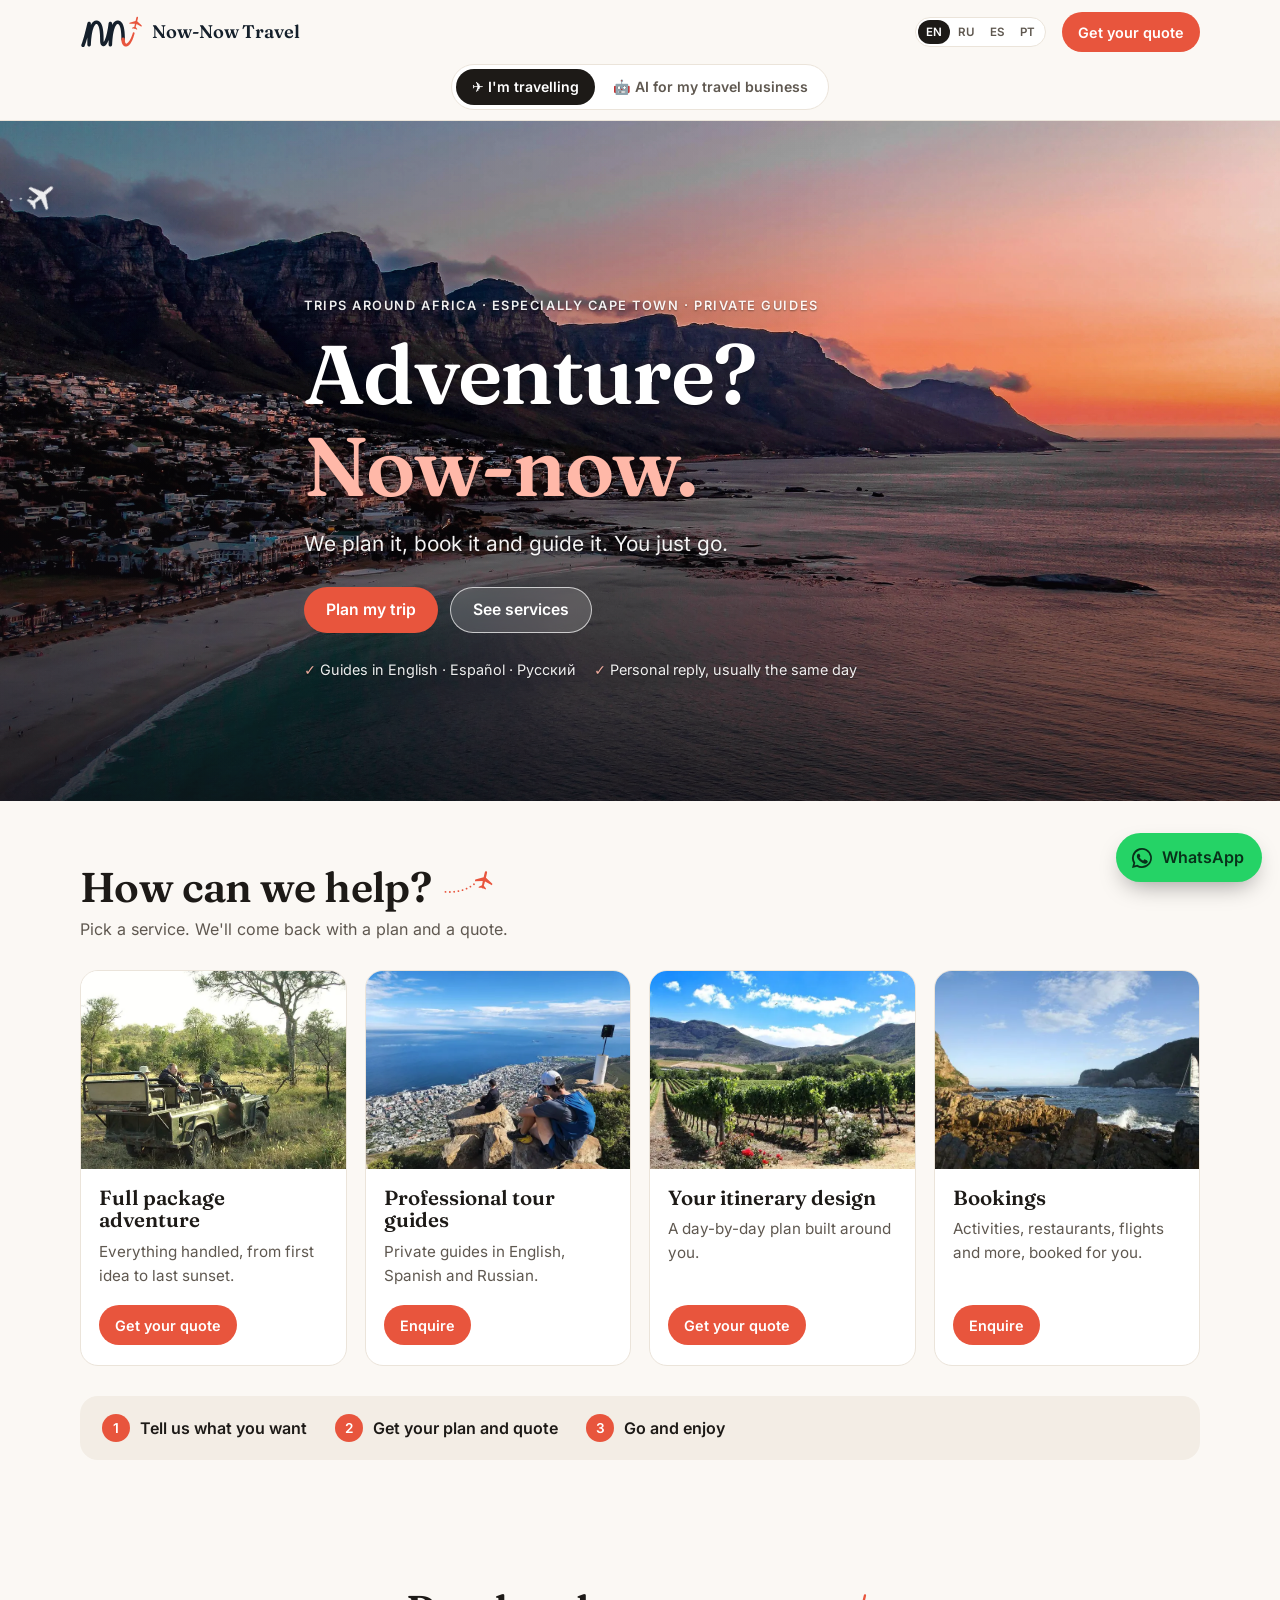
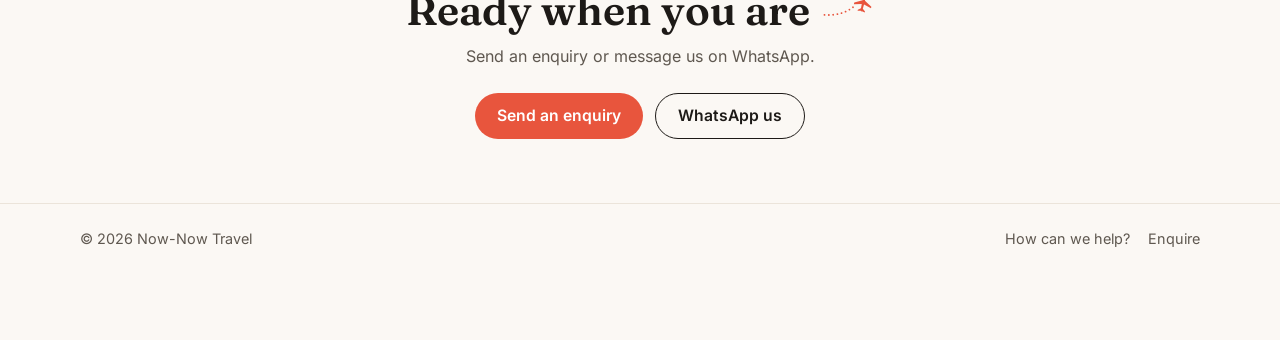
<file: index.html>
<!DOCTYPE html>
<html lang="en">
<head>
<meta charset="utf-8">
<meta name="viewport" content="width=device-width, initial-scale=1">
<title>Now-Now Travel | Adventures around Africa, especially Cape Town</title>
<meta name="description" content="Full-package adventures around Africa, especially Cape Town. Professional guides in English, Spanish and Russian, itinerary design and bookings. Get your quote.">
<link rel="canonical" href="https://nownowtravel.net/">
<meta name="robots" content="index,follow">
<meta name="theme-color" content="#e8553d">
<link rel="icon" href="/favicon-32.png" type="image/png" sizes="32x32">
<link rel="icon" href="/favicon-32.png" type="image/png" sizes="32x32">
<link rel="icon" href="/favicon.svg" type="image/svg+xml">
<link rel="apple-touch-icon" href="/apple-touch-icon.png">
<link rel="apple-touch-icon" href="/apple-touch-icon.png">
<meta property="og:type" content="website">
<meta property="og:site_name" content="Now-Now Travel">
<meta property="og:title" content="Now-Now Travel | Adventure? Now-now.">
<meta property="og:description" content="We plan it, book it and guide it — around Africa, especially Cape Town. You just go.">
<meta property="og:url" content="https://nownowtravel.net/">
<meta property="og:image" content="https://nownowtravel.net/img/og.jpg">
<meta property="og:image:width" content="1200">
<meta property="og:image:height" content="630">
<meta property="og:locale" content="en_GB">
<meta property="og:locale:alternate" content="ru_RU">
<meta property="og:locale:alternate" content="es_ES">
<meta property="og:locale:alternate" content="pt_BR">
<meta name="twitter:card" content="summary_large_image">
<meta name="twitter:title" content="Now-Now Travel | Adventure? Now-now.">
<meta name="twitter:description" content="Adventures around Africa, especially Cape Town. We plan it, book it and guide it. You just go.">
<meta name="twitter:image" content="https://nownowtravel.net/img/og.jpg">
<link rel="preload" href="/fonts/inter-400.woff2" as="font" type="font/woff2" crossorigin>
<link rel="preload" href="/fonts/fraunces-600.woff2" as="font" type="font/woff2" crossorigin>
<link rel="preload" as="image" type="image/webp" href="/img/hero-m.webp?v=20261112c" media="(max-width:800px)">
<link rel="preload" as="image" type="image/webp" href="/img/hero.webp?v=20261112c" media="(min-width:801px)">
<link rel="stylesheet" href="/css/site.css?v=20261112d">
<script type="application/ld+json">
{"@context":"https://schema.org","@type":"Organization","name":"Now-Now Travel","url":"https://nownowtravel.net/","logo":"https://nownowtravel.net/img/logo-512.png","image":"https://nownowtravel.net/img/og.jpg","description":"Tailor-made adventure travel around Africa, especially Cape Town: full-package trips, professional tour guides in English, Spanish and Russian, itinerary design and bookings.","knowsLanguage":["en","es","ru"],"areaServed":"Africa","makesOffer":[{"@type":"Offer","itemOffered":{"@type":"Service","name":"Full package adventure"}},{"@type":"Offer","itemOffered":{"@type":"Service","name":"Professional tour guides in English, Spanish and Russian"}},{"@type":"Offer","itemOffered":{"@type":"Service","name":"Itinerary design"}},{"@type":"Offer","itemOffered":{"@type":"Service","name":"Booking of activities, restaurants, flights and other services"}}]}
</script>
</head>
<body data-page="travel">
<a class="sr-only skip" href="#main" data-t="skip">Skip to content</a>
<header class="nav">
 <div class="wrap nav-in">
  <a class="logo" href="/" aria-label="Now-Now Travel home">
   <svg class="mk" viewBox="1 26 104 56" aria-hidden="true"><path class="mk-ink" d="M14.16 37.76 L13.95 37.95 L13.76 38.16 L13.59 38.39 L13.44 38.63 L13.32 38.89 L13.22 39.16 L13.16 39.43 L12.9 40.47 L12.63 41.56 L12.36 42.7 L12.07 43.91 L11.77 45.16 L11.45 46.47 L11.13 47.82 L10.79 49.21 L10.43 50.65 L10.12 51.91 L9.75 53.36 L9.35 54.91 L8.94 56.49 L8.51 58.09 L8.06 59.72 L7.6 61.38 L7.11 63.06 L6.62 64.75 L6.1 66.46 L5.56 68.19 L5.01 69.92 L4.43 71.66 L3.84 73.41 L3.22 75.16 L3.16 75.43 L3.11 75.72 L3.1 76 L3.11 76.28 L3.16 76.57 L3.22 76.84 L3.32 77.11 L3.44 77.37 L3.59 77.61 L3.76 77.84 L3.95 78.05 L4.16 78.24 L4.39 78.41 L4.63 78.56 L4.89 78.68 L5.16 78.78 L5.43 78.84 L5.72 78.89 L6 78.9 L6.28 78.89 L6.57 78.84 L6.84 78.78 L7.11 78.68 L7.37 78.56 L7.61 78.41 L7.84 78.24 L8.05 78.05 L8.24 77.84 L8.41 77.61 L8.56 77.37 L8.68 77.11 L8.78 76.84 L9.39 75.09 L9.98 73.35 L10.56 71.6 L11.11 69.87 L11.65 68.15 L12.17 66.44 L12.66 64.74 L13.1 63.22 L13.1 63.7 L13.1 65.14 L13.1 66.58 L13.1 68 L13.1 69.42 L13.1 70.83 L13.1 72.23 L13.1 73.62 L13.1 75 L13.11 75.28 L13.16 75.57 L13.22 75.84 L13.32 76.11 L13.44 76.37 L13.59 76.61 L13.76 76.84 L13.95 77.05 L14.16 77.24 L14.39 77.41 L14.63 77.56 L14.89 77.68 L15.16 77.78 L15.43 77.84 L15.72 77.89 L16 77.9 L16.28 77.89 L16.57 77.84 L16.84 77.78 L17.11 77.68 L17.37 77.56 L17.61 77.41 L17.84 77.24 L18.05 77.05 L18.24 76.84 L18.41 76.61 L18.56 76.37 L18.68 76.11 L18.78 75.84 L18.84 75.57 L18.89 75.28 L18.9 75 L19.03 72.2 L19.22 69.3 L19.44 66.52 L19.71 63.86 L20 61.34 L20.31 59.14 L20.67 56.98 L21.07 54.86 L21.5 52.87 L21.9 51.28 L22.38 49.56 L22.88 48.04 L23.35 46.77 L23.89 45.5 L24.39 44.48 L24.9 43.58 L25.43 42.8 L25.91 42.18 L26.37 41.71 L26.8 41.36 L27.15 41.14 L27.48 41 L27.73 40.93 L28.02 40.91 L28.42 40.94 L28.76 41.02 L29.11 41.16 L29.4 41.33 L29.77 41.64 L30.14 42.03 L30.52 42.53 L30.89 43.15 L31.27 43.92 L31.66 44.86 L31.99 45.83 L32.33 47.03 L32.61 48.17 L32.9 49.62 L33.14 51.06 L33.34 52.51 L33.53 54.21 L33.69 56 L33.83 57.87 L33.92 59.64 L34 61.54 L34.06 63.63 L34.09 65.78 L34.1 68 L34.15 69.43 L34.16 69.71 L34.29 70.98 L34.34 71.26 L34.55 72.37 L34.62 72.64 L34.91 73.57 L35.01 73.84 L35.13 74.1 L35.5 74.85 L35.64 75.09 L35.81 75.32 L36.24 75.87 L36.43 76.08 L36.64 76.27 L36.87 76.44 L37.36 76.79 L37.61 76.94 L37.86 77.06 L38.13 77.16 L38.68 77.29 L38.95 77.36 L39.23 77.4 L39.52 77.42 L39.8 77.4 L40.4 77.32 L40.68 77.28 L40.95 77.21 L41.22 77.11 L41.48 76.99 L42.11 76.67 L42.36 76.53 L42.59 76.36 L43.26 75.8 L43.47 75.61 L43.66 75.4 L44.37 74.59 L44.54 74.36 L45.27 73.29 L45.41 73.05 L46.16 71.71 L46.93 70.09 L47.05 69.83 L47.83 67.92 L47.92 67.66 L48.1 67.16 L48.1 68 L48.1 69.42 L48.1 70.83 L48.1 72.23 L48.1 73.62 L48.1 75 L48.11 75.28 L48.16 75.57 L48.22 75.84 L48.32 76.11 L48.44 76.37 L48.59 76.61 L48.76 76.84 L48.95 77.05 L49.16 77.24 L49.39 77.41 L49.63 77.56 L49.89 77.68 L50.16 77.78 L50.43 77.84 L50.72 77.89 L51 77.9 L51.28 77.89 L51.57 77.84 L51.84 77.78 L52.11 77.68 L52.37 77.56 L52.61 77.41 L52.84 77.24 L53.05 77.05 L53.24 76.84 L53.41 76.61 L53.56 76.37 L53.68 76.11 L53.78 75.84 L53.84 75.57 L53.89 75.28 L53.9 75 L54.03 72.2 L54.22 69.3 L54.44 66.52 L54.71 63.86 L55 61.34 L55.31 59.14 L55.67 56.98 L56.07 54.86 L56.5 52.87 L56.9 51.28 L57.38 49.56 L57.88 48.04 L58.35 46.77 L58.89 45.5 L59.39 44.48 L59.9 43.58 L60.43 42.8 L60.91 42.18 L61.37 41.71 L61.8 41.36 L62.15 41.14 L62.48 41 L62.73 40.93 L63.02 40.91 L63.42 40.94 L63.77 41.02 L64.12 41.16 L64.42 41.34 L64.79 41.63 L65.16 42.02 L65.53 42.51 L65.91 43.12 L66.29 43.87 L66.68 44.78 L66.99 45.63 L67.35 46.84 L67.61 47.87 L67.9 49.23 L68.15 50.67 L68.34 51.91 L68.53 53.5 L68.69 55.16 L68.83 56.88 L68.93 58.57 L69 60.2 L69.06 62.09 L69.09 64.02 L69.1 66 L69.11 66.28 L69.16 66.57 L69.22 66.84 L69.32 67.11 L69.44 67.37 L69.59 67.61 L69.76 67.84 L69.95 68.05 L70.16 68.24 L70.39 68.41 L70.63 68.56 L70.89 68.68 L71.16 68.78 L71.43 68.84 L71.72 68.89 L72 68.9 L72.28 68.89 L72.57 68.84 L72.84 68.78 L73.11 68.68 L73.37 68.56 L73.61 68.41 L73.84 68.24 L74.05 68.05 L74.24 67.84 L74.41 67.61 L74.56 67.37 L74.68 67.11 L74.78 66.84 L74.84 66.57 L74.89 66.28 L74.9 66 L74.89 64.02 L74.86 62.09 L74.8 60.2 L74.72 58.37 L74.71 58.09 L74.6 56.31 L74.46 54.59 L74.3 52.94 L74.11 51.35 L73.88 49.83 L73.84 49.54 L73.59 48.1 L73.3 46.73 L73.23 46.45 L72.9 45.16 L72.54 43.95 L72.14 42.83 L72.04 42.56 L71.6 41.53 L71.48 41.27 L71 40.34 L70.86 40.09 L70.33 39.25 L70.17 39.02 L69.6 38.29 L69.41 38.07 L68.8 37.44 L68.59 37.25 L67.94 36.72 L67.71 36.55 L67.46 36.41 L66.76 35.99 L66.51 35.87 L65.76 35.57 L65.49 35.47 L65.21 35.4 L64.41 35.22 L64.13 35.18 L63.28 35.11 L63 35.1 L62.72 35.11 L61.97 35.18 L61.69 35.22 L61.41 35.29 L60.68 35.48 L60.41 35.57 L59.69 35.89 L59.44 36.01 L59.19 36.15 L58.49 36.59 L58.26 36.76 L57.57 37.33 L57.36 37.52 L56.68 38.22 L56.49 38.43 L55.84 39.25 L55.67 39.48 L55.03 40.43 L54.89 40.67 L54.27 41.75 L53.9 42.51 L53.9 41.5 L53.9 40 L53.89 39.72 L53.84 39.43 L53.78 39.16 L53.68 38.89 L53.56 38.63 L53.41 38.39 L53.24 38.16 L53.05 37.95 L52.84 37.76 L52.61 37.59 L52.37 37.44 L52.11 37.32 L51.84 37.22 L51.57 37.16 L51.28 37.11 L51 37.1 L50.72 37.11 L50.43 37.16 L50.16 37.22 L49.89 37.32 L49.63 37.44 L49.39 37.59 L49.16 37.76 L48.95 37.95 L48.76 38.16 L48.59 38.39 L48.44 38.63 L48.32 38.89 L48.22 39.16 L48.16 39.43 L48.11 39.72 L47.5 44.09 L46.83 48.2 L46.12 52.04 L45.38 55.54 L44.67 58.52 L43.93 61.25 L43.15 63.77 L42.46 65.73 L41.69 67.61 L41.05 68.97 L40.39 70.15 L40.11 70.56 L40.05 70.26 L39.94 69.21 L39.9 68 L39.89 65.78 L39.86 63.63 L39.8 61.54 L39.72 59.53 L39.71 59.24 L39.6 57.3 L39.46 55.43 L39.3 53.65 L39.11 51.94 L38.88 50.31 L38.84 50.03 L38.59 48.49 L38.3 47.04 L37.97 45.68 L37.9 45.41 L37.54 44.14 L37.14 42.97 L37.04 42.71 L36.6 41.64 L36.48 41.38 L36 40.41 L35.86 40.17 L35.33 39.3 L35.17 39.07 L34.6 38.32 L34.41 38.11 L33.8 37.46 L33.59 37.27 L32.94 36.73 L32.71 36.56 L32.01 36.14 L31.76 35.99 L31.51 35.87 L30.76 35.57 L30.49 35.47 L30.21 35.4 L29.41 35.22 L29.13 35.18 L28.28 35.11 L28 35.1 L27.72 35.11 L26.97 35.18 L26.69 35.22 L26.41 35.29 L25.68 35.48 L25.41 35.57 L24.69 35.89 L24.44 36.01 L24.19 36.15 L23.49 36.59 L23.26 36.76 L22.57 37.33 L22.36 37.52 L21.68 38.22 L21.49 38.43 L20.84 39.25 L20.67 39.48 L20.03 40.43 L19.89 40.67 L19.27 41.75 L18.9 42.51 L18.9 41.5 L18.9 40 L18.89 39.72 L18.84 39.43 L18.78 39.16 L18.68 38.89 L18.56 38.63 L18.41 38.39 L18.24 38.16 L18.05 37.95 L17.84 37.76 L17.61 37.59 L17.37 37.44 L17.11 37.32 L16.84 37.22 L16.57 37.16 L16.28 37.11 L16 37.1 L15.72 37.11 L15.43 37.16 L15.16 37.22 L14.89 37.32 L14.63 37.44 L14.39 37.59Z" fill="#15202b" fill-rule="evenodd"/><path class="mk-tail" d="M70.39 63.59 L70.16 63.76 L69.95 63.95 L69.76 64.16 L69.59 64.39 L69.44 64.63 L69.32 64.89 L69.22 65.16 L69.16 65.43 L69.11 65.72 L69.1 66 L69.15 67.17 L69.16 67.45 L69.26 68.54 L69.3 68.82 L69.46 69.84 L69.66 70.79 L69.72 71.06 L69.97 71.93 L70.06 72.18 L70.35 72.98 L70.68 73.69 L70.79 73.93 L71.16 74.57 L71.29 74.79 L71.69 75.34 L71.85 75.55 L72.02 75.74 L72.45 76.2 L72.64 76.38 L73.1 76.75 L73.3 76.9 L73.52 77.03 L74 77.32 L74.23 77.43 L74.74 77.63 L74.96 77.71 L75.2 77.77 L75.73 77.88 L75.96 77.92 L76.2 77.93 L76.75 77.95 L76.98 77.94 L77.54 77.88 L77.77 77.84 L77.99 77.79 L78.57 77.63 L78.78 77.55 L79.37 77.3 L79.57 77.21 L80.17 76.86 L80.35 76.75 L80.96 76.31 L81.13 76.19 L81.75 75.65 L81.9 75.51 L82.53 74.88 L82.66 74.73 L83.29 74.01 L83.92 73.18 L84.04 73.02 L84.67 72.09 L85.3 71.06 L85.39 70.89 L86.02 69.76 L86.64 68.51 L86.72 68.35 L87.34 67 L87.94 65.54 L88.54 63.96 L88.6 63.81 L89.18 62.12 L89.75 60.32 L90.31 58.41 L90.85 56.37 L90.88 56.23 L90.9 56.08 L90.91 55.94 L90.9 55.79 L90.88 55.65 L90.85 55.5 L90.8 55.37 L90.74 55.23 L90.66 55.11 L90.57 54.99 L90.47 54.88 L90.37 54.78 L90.25 54.7 L90.12 54.62 L89.99 54.56 L89.85 54.51 L89.71 54.47 L89.56 54.45 L89.42 54.44 L89.27 54.45 L89.13 54.47 L88.98 54.51 L88.85 54.56 L88.71 54.62 L88.59 54.7 L88.47 54.78 L88.36 54.88 L88.26 54.99 L88.18 55.11 L88.1 55.23 L88.04 55.37 L87.99 55.5 L87.36 57.51 L86.74 59.33 L86.1 61.02 L85.43 62.67 L84.77 64.16 L84.12 65.48 L83.43 66.79 L82.79 67.87 L82.11 68.93 L81.48 69.8 L80.82 70.63 L80.25 71.26 L79.65 71.84 L79.1 72.3 L78.59 72.65 L78.15 72.9 L77.75 73.06 L77.43 73.15 L77.19 73.18 L77.01 73.18 L76.85 73.15 L76.74 73.1 L76.61 73.03 L76.45 72.9 L76.27 72.71 L76.08 72.46 L75.87 72.09 L75.66 71.63 L75.48 71.14 L75.3 70.49 L75.14 69.7 L75.04 69.01 L74.94 68 L74.91 67.17 L74.9 66 L74.89 65.72 L74.84 65.43 L74.78 65.16 L74.68 64.89 L74.56 64.63 L74.41 64.39 L74.24 64.16 L74.05 63.95 L73.84 63.76 L73.61 63.59 L73.37 63.44 L73.11 63.32 L72.84 63.22 L72.57 63.16 L72.28 63.11 L72 63.1 L71.72 63.11 L71.43 63.16 L71.16 63.22 L70.89 63.32 L70.63 63.44Z" fill="#e8553d" fill-rule="evenodd"/><path class="mk-plane" d="M95.58 28.92 L96.31 29.25 L96.56 30.23 L96.33 31.69 L95.19 36.49 L102.71 43.45 L102.27 45.29 L94.12 40.98 L92.7 45.83 L95.26 48.92 L94.94 50.24 L91.66 48.6 L90.8 49.04 L90.23 48.26 L86.56 48.25 L86.88 46.93 L90.55 45.32 L91.46 40.35 L82.25 40.54 L82.68 38.7 L92.53 35.86 L93.67 31.06 L94.11 29.65 L94.78 28.89Z" fill="#e8553d" fill-rule="evenodd"/></svg>
   <span class="logo-t">Now-Now Travel</span></a>
  <div class="langs" role="group" aria-label="Language">
   <button type="button" data-lang="en" aria-pressed="true">EN</button><button type="button" data-lang="ru" aria-pressed="false">RU</button><button type="button" data-lang="es" aria-pressed="false">ES</button><button type="button" data-lang="pt" aria-pressed="false">PT</button>
  </div>
  <a class="btn btn-p btn-sm nav-cta" href="#contact" data-open="full-package" data-t="nav_cta">Get your quote</a>
 </div>
 <div class="tabbar">
  <nav class="tabs" aria-label="For travellers and for travel businesses">
   <a class="tab" href="/" aria-current="page" data-t="tab_travel">✈️ I'm travelling</a>
   <a class="tab" href="/ai/" data-t="tab_ai">🤖 AI for my travel business</a>
  </nav>
 </div>
</header>
<main id="main">
<section class="hero hero-travel" id="top" aria-labelledby="h1">
 <picture>
  <source media="(max-width:800px)" type="image/webp" srcset="/img/hero-m.webp?v=20261112c">
  <source media="(max-width:800px)" type="image/jpeg" srcset="/img/hero-m.jpg?v=20261112c">
  <source type="image/webp" srcset="/img/hero-1280.webp?v=20261112c 1280w, /img/hero.webp?v=20261112c 2560w" sizes="100vw">
  <source type="image/jpeg" srcset="/img/hero-1280.jpg?v=20261112c 1280w, /img/hero.jpg?v=20261112c 2560w" sizes="100vw">
  <img src="/img/hero.jpg?v=20261112c" alt="Camps Bay and the Twelve Apostles at sunset, Cape Town" width="2560" height="1440" fetchpriority="high">
 </picture>
 <div class="sky" aria-hidden="true"><svg viewBox="0 0 1600 900" preserveAspectRatio="xMidYMin slice" focusable="false"><defs><path id="sk-pl" d="M95.58 28.92 L96.31 29.25 L96.56 30.23 L96.33 31.69 L95.19 36.49 L102.71 43.45 L102.27 45.29 L94.12 40.98 L92.7 45.83 L95.26 48.92 L94.94 50.24 L91.66 48.6 L90.8 49.04 L90.23 48.26 L86.56 48.25 L86.88 46.93 L90.55 45.32 L91.46 40.35 L82.25 40.54 L82.68 38.7 L92.53 35.86 L93.67 31.06 L94.11 29.65 L94.78 28.89Z" transform="rotate(45) translate(-92.48 -39.56)"/></defs><mask id="sk-m1" maskUnits="userSpaceOnUse" x="-200" y="-100" width="2000" height="1100"><path d="M-80 120C240 30 520 150 820 80S1360 40 1700 110" pathLength="1" fill="none" stroke="#fff" stroke-width="10" stroke-dasharray="1 1" stroke-dashoffset="1"><animate attributeName="stroke-dashoffset" values="1;1;0;0" keyTimes="0;0.02;0.66;1" dur="20s" repeatCount="indefinite"/></path></mask><g opacity=".9"><animate attributeName="opacity" values=".9;.9;.9;0" keyTimes="0;0.02;0.66;1" dur="20s" repeatCount="indefinite"/><path class="sk-trail" d="M-80 120C240 30 520 150 820 80S1360 40 1700 110" mask="url(#sk-m1)"/><use href="#sk-pl" fill="#fff" transform="scale(1.7)"><animateMotion dur="20s" repeatCount="indefinite" rotate="auto" calcMode="linear" keyPoints="0;0;1;1" keyTimes="0;0.02;0.66;1" path="M-80 120C240 30 520 150 820 80S1360 40 1700 110"/></use></g><mask id="sk-m2" maskUnits="userSpaceOnUse" x="-200" y="-100" width="2000" height="1100"><path d="M1700 60C1400 140 1100 40 800 110S300 70-100 135" pathLength="1" fill="none" stroke="#fff" stroke-width="10" stroke-dasharray="1 1" stroke-dashoffset="1"><animate attributeName="stroke-dashoffset" values="1;1;0;0" keyTimes="0;0.3;0.86;1" dur="26s" repeatCount="indefinite"/></path></mask><g opacity=".95"><animate attributeName="opacity" values=".95;.95;.95;0" keyTimes="0;0.3;0.86;1" dur="26s" repeatCount="indefinite"/><path class="sk-trail" d="M1700 60C1400 140 1100 40 800 110S300 70-100 135" mask="url(#sk-m2)"/><use href="#sk-pl" fill="#e8553d" transform="scale(1.2)"><animateMotion dur="26s" repeatCount="indefinite" rotate="auto" calcMode="linear" keyPoints="0;0;1;1" keyTimes="0;0.3;0.86;1" path="M1700 60C1400 140 1100 40 800 110S300 70-100 135"/></use></g></svg></div>
 <div class="wrap">
  <p class="eyebrow" data-t="eyebrow">Trips around Africa · Especially Cape Town · Private guides</p>
  <h1 id="h1" data-t="h1" data-html>Adventure? <em>Now-now.</em></h1>
  <p class="lead" data-t="lead">We plan it, book it and guide it. You just go.</p>
  <div class="actions">
   <a class="btn btn-p" href="#contact" data-open="full-package" data-t="cta_plan">Plan my trip</a>
   <a class="btn btn-g" href="#services" data-t="cta_services">See services</a>
  </div>
  <ul class="chips">
   <li data-t="chip1">Guides in English · Español · Русский</li>
   <li data-t="chip2">Personal reply, usually the same day</li>
  </ul>
 </div>
</section>

<section id="services" aria-labelledby="svc-h">
 <div class="wrap">
  <div class="sec-h reveal"><div><h2 class="fly" id="svc-h" data-t="svc_h">How can we help?</h2><p data-t="svc_p">Pick a service. We'll come back with a plan and a quote.</p></div></div>
  <div class="grid svc">
   <article class="card reveal"><img src="/img/full-package.webp" alt="Guests on an open safari vehicle" width="720" height="529" loading="lazy" decoding="async"><div class="card-b"><h3 data-t="s1t">Full package adventure</h3><p data-t="s1d">Everything handled, from first idea to last sunset.</p><a class="btn btn-p btn-sm" href="#contact" data-open="full-package" data-t="quote">Get your quote</a></div></article>
   <article class="card reveal"><img src="/img/guides.webp" alt="Hikers resting on a mountain summit above the sea" width="720" height="540" loading="lazy" decoding="async"><div class="card-b"><h3 data-t="s2t">Professional tour guides</h3><p data-t="s2d">Private guides in English, Spanish and Russian.</p><a class="btn btn-p btn-sm" href="#contact" data-open="guides" data-t="enquire">Enquire</a></div></article>
   <article class="card reveal"><img src="/img/itinerary.webp" alt="Vineyards in front of mountains" width="720" height="480" loading="lazy" decoding="async"><div class="card-b"><h3 data-t="s3t">Your itinerary design</h3><p data-t="s3d">A day-by-day plan built around you.</p><a class="btn btn-p btn-sm" href="#contact" data-open="itinerary" data-t="quote">Get your quote</a></div></article>
   <article class="card reveal"><img src="/img/bookings.webp" alt="A sailing boat passing coastal cliffs" width="720" height="478" loading="lazy" decoding="async"><div class="card-b"><h3 data-t="s4t">Bookings</h3><p data-t="s4d">Activities, restaurants, flights and more, booked for you.</p><a class="btn btn-p btn-sm" href="#contact" data-open="bookings" data-t="enquire">Enquire</a></div></article>
  </div>
  <ol class="steps reveal" aria-label="How it works">
   <li data-t="st1">Tell us what you want</li><li data-t="st2">Get your plan and quote</li><li data-t="st3">Go and enjoy</li>
  </ol>
 </div>
</section>

<section class="contact reveal" id="contact" aria-labelledby="c-h">
 <div class="wrap">
  <h2 class="fly" id="c-h" data-t="c_h">Ready when you are</h2>
  <p data-t="c_p">Send an enquiry or message us on WhatsApp.</p>
  <div class="actions">
   <a class="btn btn-p" href="#contact" data-open="" data-t="c_form">Send an enquiry</a>
   <a class="btn btn-o wa-link" href="https://wa.me/27710347336?text=Hi%20Now-Now%20Travel!%20I%27d%20like%20to%20plan%20a%20trip." target="_blank" rel="noopener" data-t="c_wa">WhatsApp us</a>
  </div>
 </div>
</section>
</main>

<footer>
 <div class="wrap">
  <span>© 2026 Now-Now Travel</span>
  <nav aria-label="Footer"><a href="#services" data-t="svc_h">How can we help?</a><a href="#contact" data-open="" data-t="enquire">Enquire</a></nav>
 </div>
</footer>

<a class="wa wa-link" href="https://wa.me/27710347336?text=Hi%20Now-Now%20Travel!%20I%27d%20like%20to%20plan%20a%20trip." target="_blank" rel="noopener" aria-label="Chat with us on WhatsApp" data-t-al="wa_al">
 <svg viewBox="0 0 24 24" aria-hidden="true"><path fill="currentColor" d="M12 2a10 10 0 0 0-8.6 15.1L2 22l5-1.3A10 10 0 1 0 12 2zm0 18.2a8.2 8.2 0 0 1-4.2-1.2l-.3-.2-3 .8.8-2.9-.2-.3A8.2 8.2 0 1 1 12 20.2zm4.5-6.1c-.2-.1-1.5-.7-1.7-.8-.2-.1-.4-.1-.6.1l-.8 1c-.1.2-.3.2-.5.1a6.7 6.7 0 0 1-3.3-2.9c-.2-.4.2-.4.7-1.3.1-.2 0-.3 0-.4l-.8-1.8c-.2-.5-.4-.4-.6-.4h-.5a1 1 0 0 0-.7.3 3 3 0 0 0-.9 2.2 5.2 5.2 0 0 0 1.1 2.8 11.9 11.9 0 0 0 4.6 4c1.7.7 2.4.8 3.2.7a2.8 2.8 0 0 0 1.8-1.3 2.3 2.3 0 0 0 .2-1.3c-.1-.1-.2-.2-.5-.3z"/></svg>
 <span>WhatsApp</span>
</a>

<dialog id="enq" aria-labelledby="enq-h">
 <div class="dlg">
  <div class="dlg-h"><h2 id="enq-h" data-t="f_h">Tell us your plans</h2><button class="x" type="button" data-close aria-label="Close" data-t-al="close">×</button></div>
  <form id="enqForm" novalidate>
   <label><span data-t="f_service">I'm interested in</span>
    <select name="service" id="fService" required>
     <option value="full-package" data-t="s1t">Full package adventure</option>
     <option value="guides" data-t="s2t">Professional tour guides</option>
     <option value="itinerary" data-t="s3t">Your itinerary design</option>
     <option value="bookings" data-t="s4t">Bookings</option>
    </select></label>
   <div class="row">
    <label><span data-t="f_name">Name</span><input name="name" autocomplete="name" required></label>
    <label><span data-t="f_email">Email</span><input name="email" type="email" autocomplete="email" required></label>
   </div>
   <label><span data-t="f_phone">WhatsApp or phone (optional)</span><input name="phone" type="tel" autocomplete="tel"></label>
   <label><span data-t="f_msg">Dates, group size, what you'd love</span><textarea name="message" required></textarea></label>
   <label><span data-t="f_lang">Reply in</span>
    <select name="reply_language"><option>English</option><option>Español</option><option>Русский</option><option>Português</option></select></label>
   <input class="hp" type="text" name="_honey" tabindex="-1" autocomplete="off" aria-hidden="true">
   <button class="btn btn-p" type="submit" data-t="f_send">Send enquiry</button>
   <p class="status" id="fStatus" role="status" aria-live="polite"></p>
  </form>
 </div>
</dialog>
<script src="/js/site.js?v=20261112d" defer></script>
</body>
</html>
</file>
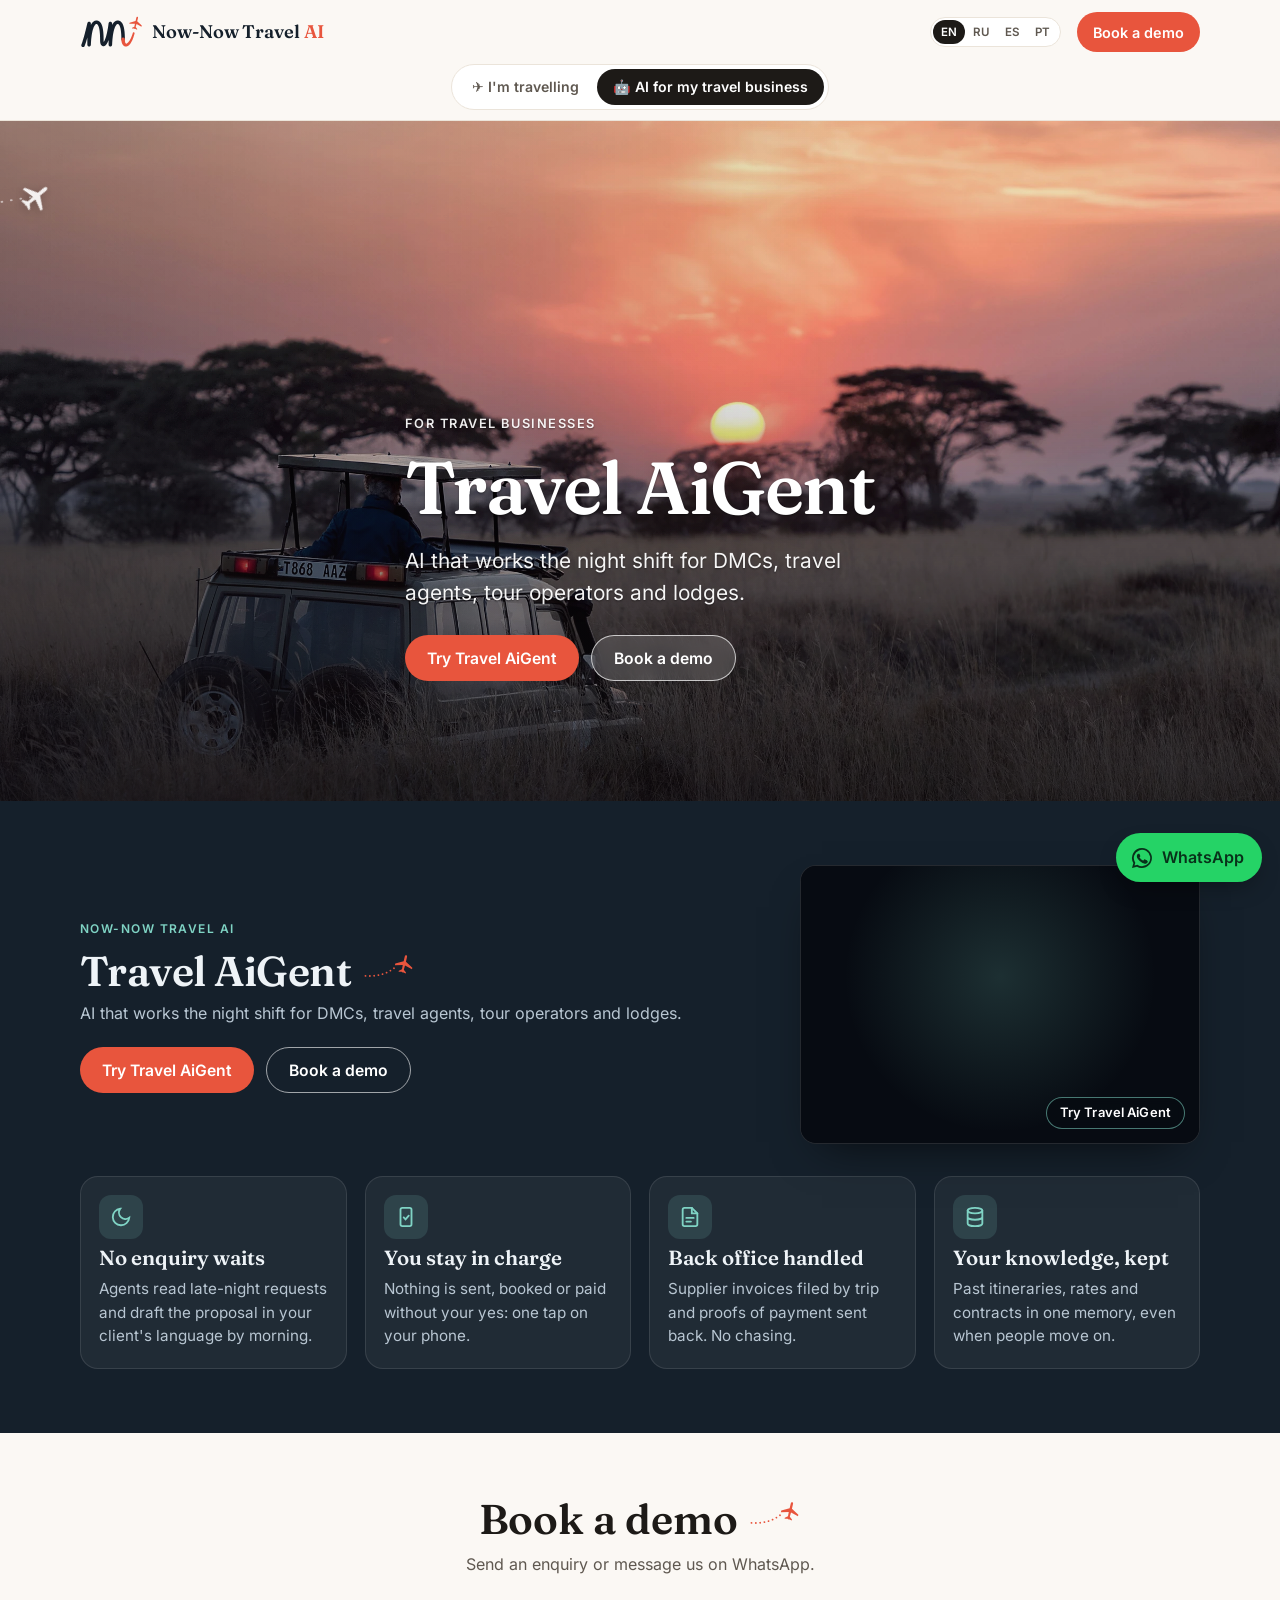
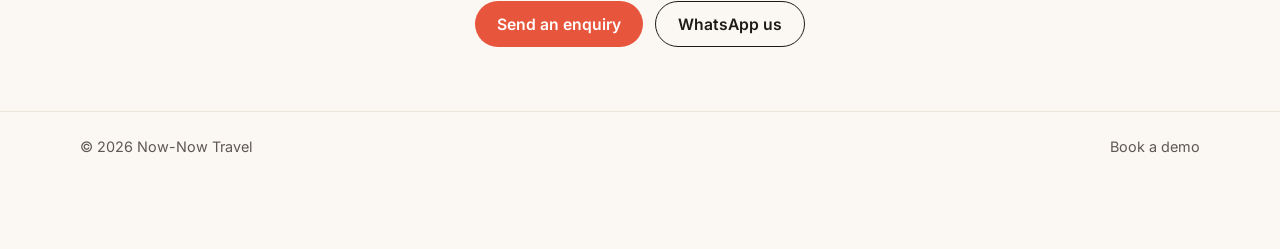
<file: ai/index.html>
<!DOCTYPE html>
<html lang="en">
<head>
<meta charset="utf-8">
<meta name="viewport" content="width=device-width, initial-scale=1">
<title>Now-Now Travel AI | Travel AiGent for DMCs, agents, operators and lodges</title>
<meta name="description" content="Travel AiGent: AI that works the night shift for DMCs, travel agents, tour operators and lodges. Try it, or book a demo.">
<link rel="canonical" href="https://nownowtravel.net/ai/">
<meta name="robots" content="index,follow">
<meta name="theme-color" content="#e8553d">
<link rel="icon" href="/favicon-32.png" type="image/png" sizes="32x32">
<link rel="icon" href="/favicon-32.png" type="image/png" sizes="32x32">
<link rel="icon" href="/favicon.svg" type="image/svg+xml">
<link rel="apple-touch-icon" href="/apple-touch-icon.png">
<link rel="apple-touch-icon" href="/apple-touch-icon.png">
<meta property="og:type" content="website">
<meta property="og:site_name" content="Now-Now Travel">
<meta property="og:title" content="Now-Now Travel AI | Travel AiGent">
<meta property="og:description" content="AI that works the night shift for DMCs, travel agents, tour operators and lodges.">
<meta property="og:url" content="https://nownowtravel.net/ai/">
<meta property="og:image" content="https://nownowtravel.net/img/og-ai.jpg">
<meta property="og:image:width" content="1200">
<meta property="og:image:height" content="630">
<meta property="og:locale" content="en_GB">
<meta property="og:locale:alternate" content="ru_RU">
<meta property="og:locale:alternate" content="es_ES">
<meta property="og:locale:alternate" content="pt_BR">
<meta name="twitter:card" content="summary_large_image">
<meta name="twitter:title" content="Now-Now Travel AI | Travel AiGent">
<meta name="twitter:description" content="AI that works the night shift for DMCs, travel agents, tour operators and lodges.">
<meta name="twitter:image" content="https://nownowtravel.net/img/og-ai.jpg">
<link rel="preload" href="/fonts/inter-400.woff2" as="font" type="font/woff2" crossorigin>
<link rel="preload" href="/fonts/fraunces-600.woff2" as="font" type="font/woff2" crossorigin>
<link rel="preload" as="image" type="image/webp" href="/img/ai-hero-m.webp?v=20261112c" media="(max-width:800px)">
<link rel="preload" as="image" type="image/webp" href="/img/ai-hero.webp?v=20261112c" media="(min-width:801px)">
<link rel="stylesheet" href="/css/site.css?v=20261112d">
<script type="application/ld+json">
{"@context":"https://schema.org","@type":"WebPage","name":"Now-Now Travel AI","url":"https://nownowtravel.net/ai/","description":"Travel AiGent: AI that works the night shift for DMCs, travel agents, tour operators and lodges.","isPartOf":{"@type":"WebSite","name":"Now-Now Travel","url":"https://nownowtravel.net/"},"mainEntity":{"@type":"Service","name":"Travel AiGent","serviceType":"AI quoting assistant for travel businesses","audience":"DMCs, travel agents, tour operators and lodges"}}
</script>
</head>
<body data-page="ai">
<a class="sr-only skip" href="#main" data-t="skip">Skip to content</a>
<header class="nav">
 <div class="wrap nav-in">
  <a class="logo" href="/" aria-label="Now-Now Travel AI home">
   <svg class="mk" viewBox="1 26 104 56" aria-hidden="true"><path class="mk-ink" d="M14.16 37.76 L13.95 37.95 L13.76 38.16 L13.59 38.39 L13.44 38.63 L13.32 38.89 L13.22 39.16 L13.16 39.43 L12.9 40.47 L12.63 41.56 L12.36 42.7 L12.07 43.91 L11.77 45.16 L11.45 46.47 L11.13 47.82 L10.79 49.21 L10.43 50.65 L10.12 51.91 L9.75 53.36 L9.35 54.91 L8.94 56.49 L8.51 58.09 L8.06 59.72 L7.6 61.38 L7.11 63.06 L6.62 64.75 L6.1 66.46 L5.56 68.19 L5.01 69.92 L4.43 71.66 L3.84 73.41 L3.22 75.16 L3.16 75.43 L3.11 75.72 L3.1 76 L3.11 76.28 L3.16 76.57 L3.22 76.84 L3.32 77.11 L3.44 77.37 L3.59 77.61 L3.76 77.84 L3.95 78.05 L4.16 78.24 L4.39 78.41 L4.63 78.56 L4.89 78.68 L5.16 78.78 L5.43 78.84 L5.72 78.89 L6 78.9 L6.28 78.89 L6.57 78.84 L6.84 78.78 L7.11 78.68 L7.37 78.56 L7.61 78.41 L7.84 78.24 L8.05 78.05 L8.24 77.84 L8.41 77.61 L8.56 77.37 L8.68 77.11 L8.78 76.84 L9.39 75.09 L9.98 73.35 L10.56 71.6 L11.11 69.87 L11.65 68.15 L12.17 66.44 L12.66 64.74 L13.1 63.22 L13.1 63.7 L13.1 65.14 L13.1 66.58 L13.1 68 L13.1 69.42 L13.1 70.83 L13.1 72.23 L13.1 73.62 L13.1 75 L13.11 75.28 L13.16 75.57 L13.22 75.84 L13.32 76.11 L13.44 76.37 L13.59 76.61 L13.76 76.84 L13.95 77.05 L14.16 77.24 L14.39 77.41 L14.63 77.56 L14.89 77.68 L15.16 77.78 L15.43 77.84 L15.72 77.89 L16 77.9 L16.28 77.89 L16.57 77.84 L16.84 77.78 L17.11 77.68 L17.37 77.56 L17.61 77.41 L17.84 77.24 L18.05 77.05 L18.24 76.84 L18.41 76.61 L18.56 76.37 L18.68 76.11 L18.78 75.84 L18.84 75.57 L18.89 75.28 L18.9 75 L19.03 72.2 L19.22 69.3 L19.44 66.52 L19.71 63.86 L20 61.34 L20.31 59.14 L20.67 56.98 L21.07 54.86 L21.5 52.87 L21.9 51.28 L22.38 49.56 L22.88 48.04 L23.35 46.77 L23.89 45.5 L24.39 44.48 L24.9 43.58 L25.43 42.8 L25.91 42.18 L26.37 41.71 L26.8 41.36 L27.15 41.14 L27.48 41 L27.73 40.93 L28.02 40.91 L28.42 40.94 L28.76 41.02 L29.11 41.16 L29.4 41.33 L29.77 41.64 L30.14 42.03 L30.52 42.53 L30.89 43.15 L31.27 43.92 L31.66 44.86 L31.99 45.83 L32.33 47.03 L32.61 48.17 L32.9 49.62 L33.14 51.06 L33.34 52.51 L33.53 54.21 L33.69 56 L33.83 57.87 L33.92 59.64 L34 61.54 L34.06 63.63 L34.09 65.78 L34.1 68 L34.15 69.43 L34.16 69.71 L34.29 70.98 L34.34 71.26 L34.55 72.37 L34.62 72.64 L34.91 73.57 L35.01 73.84 L35.13 74.1 L35.5 74.85 L35.64 75.09 L35.81 75.32 L36.24 75.87 L36.43 76.08 L36.64 76.27 L36.87 76.44 L37.36 76.79 L37.61 76.94 L37.86 77.06 L38.13 77.16 L38.68 77.29 L38.95 77.36 L39.23 77.4 L39.52 77.42 L39.8 77.4 L40.4 77.32 L40.68 77.28 L40.95 77.21 L41.22 77.11 L41.48 76.99 L42.11 76.67 L42.36 76.53 L42.59 76.36 L43.26 75.8 L43.47 75.61 L43.66 75.4 L44.37 74.59 L44.54 74.36 L45.27 73.29 L45.41 73.05 L46.16 71.71 L46.93 70.09 L47.05 69.83 L47.83 67.92 L47.92 67.66 L48.1 67.16 L48.1 68 L48.1 69.42 L48.1 70.83 L48.1 72.23 L48.1 73.62 L48.1 75 L48.11 75.28 L48.16 75.57 L48.22 75.84 L48.32 76.11 L48.44 76.37 L48.59 76.61 L48.76 76.84 L48.95 77.05 L49.16 77.24 L49.39 77.41 L49.63 77.56 L49.89 77.68 L50.16 77.78 L50.43 77.84 L50.72 77.89 L51 77.9 L51.28 77.89 L51.57 77.84 L51.84 77.78 L52.11 77.68 L52.37 77.56 L52.61 77.41 L52.84 77.24 L53.05 77.05 L53.24 76.84 L53.41 76.61 L53.56 76.37 L53.68 76.11 L53.78 75.84 L53.84 75.57 L53.89 75.28 L53.9 75 L54.03 72.2 L54.22 69.3 L54.44 66.52 L54.71 63.86 L55 61.34 L55.31 59.14 L55.67 56.98 L56.07 54.86 L56.5 52.87 L56.9 51.28 L57.38 49.56 L57.88 48.04 L58.35 46.77 L58.89 45.5 L59.39 44.48 L59.9 43.58 L60.43 42.8 L60.91 42.18 L61.37 41.71 L61.8 41.36 L62.15 41.14 L62.48 41 L62.73 40.93 L63.02 40.91 L63.42 40.94 L63.77 41.02 L64.12 41.16 L64.42 41.34 L64.79 41.63 L65.16 42.02 L65.53 42.51 L65.91 43.12 L66.29 43.87 L66.68 44.78 L66.99 45.63 L67.35 46.84 L67.61 47.87 L67.9 49.23 L68.15 50.67 L68.34 51.91 L68.53 53.5 L68.69 55.16 L68.83 56.88 L68.93 58.57 L69 60.2 L69.06 62.09 L69.09 64.02 L69.1 66 L69.11 66.28 L69.16 66.57 L69.22 66.84 L69.32 67.11 L69.44 67.37 L69.59 67.61 L69.76 67.84 L69.95 68.05 L70.16 68.24 L70.39 68.41 L70.63 68.56 L70.89 68.68 L71.16 68.78 L71.43 68.84 L71.72 68.89 L72 68.9 L72.28 68.89 L72.57 68.84 L72.84 68.78 L73.11 68.68 L73.37 68.56 L73.61 68.41 L73.84 68.24 L74.05 68.05 L74.24 67.84 L74.41 67.61 L74.56 67.37 L74.68 67.11 L74.78 66.84 L74.84 66.57 L74.89 66.28 L74.9 66 L74.89 64.02 L74.86 62.09 L74.8 60.2 L74.72 58.37 L74.71 58.09 L74.6 56.31 L74.46 54.59 L74.3 52.94 L74.11 51.35 L73.88 49.83 L73.84 49.54 L73.59 48.1 L73.3 46.73 L73.23 46.45 L72.9 45.16 L72.54 43.95 L72.14 42.83 L72.04 42.56 L71.6 41.53 L71.48 41.27 L71 40.34 L70.86 40.09 L70.33 39.25 L70.17 39.02 L69.6 38.29 L69.41 38.07 L68.8 37.44 L68.59 37.25 L67.94 36.72 L67.71 36.55 L67.46 36.41 L66.76 35.99 L66.51 35.87 L65.76 35.57 L65.49 35.47 L65.21 35.4 L64.41 35.22 L64.13 35.18 L63.28 35.11 L63 35.1 L62.72 35.11 L61.97 35.18 L61.69 35.22 L61.41 35.29 L60.68 35.48 L60.41 35.57 L59.69 35.89 L59.44 36.01 L59.19 36.15 L58.49 36.59 L58.26 36.76 L57.57 37.33 L57.36 37.52 L56.68 38.22 L56.49 38.43 L55.84 39.25 L55.67 39.48 L55.03 40.43 L54.89 40.67 L54.27 41.75 L53.9 42.51 L53.9 41.5 L53.9 40 L53.89 39.72 L53.84 39.43 L53.78 39.16 L53.68 38.89 L53.56 38.63 L53.41 38.39 L53.24 38.16 L53.05 37.95 L52.84 37.76 L52.61 37.59 L52.37 37.44 L52.11 37.32 L51.84 37.22 L51.57 37.16 L51.28 37.11 L51 37.1 L50.72 37.11 L50.43 37.16 L50.16 37.22 L49.89 37.32 L49.63 37.44 L49.39 37.59 L49.16 37.76 L48.95 37.95 L48.76 38.16 L48.59 38.39 L48.44 38.63 L48.32 38.89 L48.22 39.16 L48.16 39.43 L48.11 39.72 L47.5 44.09 L46.83 48.2 L46.12 52.04 L45.38 55.54 L44.67 58.52 L43.93 61.25 L43.15 63.77 L42.46 65.73 L41.69 67.61 L41.05 68.97 L40.39 70.15 L40.11 70.56 L40.05 70.26 L39.94 69.21 L39.9 68 L39.89 65.78 L39.86 63.63 L39.8 61.54 L39.72 59.53 L39.71 59.24 L39.6 57.3 L39.46 55.43 L39.3 53.65 L39.11 51.94 L38.88 50.31 L38.84 50.03 L38.59 48.49 L38.3 47.04 L37.97 45.68 L37.9 45.41 L37.54 44.14 L37.14 42.97 L37.04 42.71 L36.6 41.64 L36.48 41.38 L36 40.41 L35.86 40.17 L35.33 39.3 L35.17 39.07 L34.6 38.32 L34.41 38.11 L33.8 37.46 L33.59 37.27 L32.94 36.73 L32.71 36.56 L32.01 36.14 L31.76 35.99 L31.51 35.87 L30.76 35.57 L30.49 35.47 L30.21 35.4 L29.41 35.22 L29.13 35.18 L28.28 35.11 L28 35.1 L27.72 35.11 L26.97 35.18 L26.69 35.22 L26.41 35.29 L25.68 35.48 L25.41 35.57 L24.69 35.89 L24.44 36.01 L24.19 36.15 L23.49 36.59 L23.26 36.76 L22.57 37.33 L22.36 37.52 L21.68 38.22 L21.49 38.43 L20.84 39.25 L20.67 39.48 L20.03 40.43 L19.89 40.67 L19.27 41.75 L18.9 42.51 L18.9 41.5 L18.9 40 L18.89 39.72 L18.84 39.43 L18.78 39.16 L18.68 38.89 L18.56 38.63 L18.41 38.39 L18.24 38.16 L18.05 37.95 L17.84 37.76 L17.61 37.59 L17.37 37.44 L17.11 37.32 L16.84 37.22 L16.57 37.16 L16.28 37.11 L16 37.1 L15.72 37.11 L15.43 37.16 L15.16 37.22 L14.89 37.32 L14.63 37.44 L14.39 37.59Z" fill="#15202b" fill-rule="evenodd"/><path class="mk-tail" d="M70.39 63.59 L70.16 63.76 L69.95 63.95 L69.76 64.16 L69.59 64.39 L69.44 64.63 L69.32 64.89 L69.22 65.16 L69.16 65.43 L69.11 65.72 L69.1 66 L69.15 67.17 L69.16 67.45 L69.26 68.54 L69.3 68.82 L69.46 69.84 L69.66 70.79 L69.72 71.06 L69.97 71.93 L70.06 72.18 L70.35 72.98 L70.68 73.69 L70.79 73.93 L71.16 74.57 L71.29 74.79 L71.69 75.34 L71.85 75.55 L72.02 75.74 L72.45 76.2 L72.64 76.38 L73.1 76.75 L73.3 76.9 L73.52 77.03 L74 77.32 L74.23 77.43 L74.74 77.63 L74.96 77.71 L75.2 77.77 L75.73 77.88 L75.96 77.92 L76.2 77.93 L76.75 77.95 L76.98 77.94 L77.54 77.88 L77.77 77.84 L77.99 77.79 L78.57 77.63 L78.78 77.55 L79.37 77.3 L79.57 77.21 L80.17 76.86 L80.35 76.75 L80.96 76.31 L81.13 76.19 L81.75 75.65 L81.9 75.51 L82.53 74.88 L82.66 74.73 L83.29 74.01 L83.92 73.18 L84.04 73.02 L84.67 72.09 L85.3 71.06 L85.39 70.89 L86.02 69.76 L86.64 68.51 L86.72 68.35 L87.34 67 L87.94 65.54 L88.54 63.96 L88.6 63.81 L89.18 62.12 L89.75 60.32 L90.31 58.41 L90.85 56.37 L90.88 56.23 L90.9 56.08 L90.91 55.94 L90.9 55.79 L90.88 55.65 L90.85 55.5 L90.8 55.37 L90.74 55.23 L90.66 55.11 L90.57 54.99 L90.47 54.88 L90.37 54.78 L90.25 54.7 L90.12 54.62 L89.99 54.56 L89.85 54.51 L89.71 54.47 L89.56 54.45 L89.42 54.44 L89.27 54.45 L89.13 54.47 L88.98 54.51 L88.85 54.56 L88.71 54.62 L88.59 54.7 L88.47 54.78 L88.36 54.88 L88.26 54.99 L88.18 55.11 L88.1 55.23 L88.04 55.37 L87.99 55.5 L87.36 57.51 L86.74 59.33 L86.1 61.02 L85.43 62.67 L84.77 64.16 L84.12 65.48 L83.43 66.79 L82.79 67.87 L82.11 68.93 L81.48 69.8 L80.82 70.63 L80.25 71.26 L79.65 71.84 L79.1 72.3 L78.59 72.65 L78.15 72.9 L77.75 73.06 L77.43 73.15 L77.19 73.18 L77.01 73.18 L76.85 73.15 L76.74 73.1 L76.61 73.03 L76.45 72.9 L76.27 72.71 L76.08 72.46 L75.87 72.09 L75.66 71.63 L75.48 71.14 L75.3 70.49 L75.14 69.7 L75.04 69.01 L74.94 68 L74.91 67.17 L74.9 66 L74.89 65.72 L74.84 65.43 L74.78 65.16 L74.68 64.89 L74.56 64.63 L74.41 64.39 L74.24 64.16 L74.05 63.95 L73.84 63.76 L73.61 63.59 L73.37 63.44 L73.11 63.32 L72.84 63.22 L72.57 63.16 L72.28 63.11 L72 63.1 L71.72 63.11 L71.43 63.16 L71.16 63.22 L70.89 63.32 L70.63 63.44Z" fill="#e8553d" fill-rule="evenodd"/><path class="mk-plane" d="M95.58 28.92 L96.31 29.25 L96.56 30.23 L96.33 31.69 L95.19 36.49 L102.71 43.45 L102.27 45.29 L94.12 40.98 L92.7 45.83 L95.26 48.92 L94.94 50.24 L91.66 48.6 L90.8 49.04 L90.23 48.26 L86.56 48.25 L86.88 46.93 L90.55 45.32 L91.46 40.35 L82.25 40.54 L82.68 38.7 L92.53 35.86 L93.67 31.06 L94.11 29.65 L94.78 28.89Z" fill="#e8553d" fill-rule="evenodd"/></svg>
   <span class="logo-t">Now-Now Travel<b> AI</b></span></a>
  <div class="langs" role="group" aria-label="Language">
   <button type="button" data-lang="en" aria-pressed="true">EN</button><button type="button" data-lang="ru" aria-pressed="false">RU</button><button type="button" data-lang="es" aria-pressed="false">ES</button><button type="button" data-lang="pt" aria-pressed="false">PT</button>
  </div>
  <a class="btn btn-p btn-sm nav-cta" href="#contact" data-open="ai" data-t="ai_cta">Book a demo</a>
 </div>
 <div class="tabbar">
  <nav class="tabs" aria-label="For travellers and for travel businesses">
   <a class="tab" href="/" data-t="tab_travel">✈️ I'm travelling</a>
   <a class="tab" href="/ai/" aria-current="page" data-t="tab_ai">🤖 AI for my travel business</a>
  </nav>
 </div>
</header>
<main id="main">
<section class="hero hero-ai" id="top" aria-labelledby="h1">
 <picture>
  <source media="(max-width:800px)" type="image/webp" srcset="/img/ai-hero-m.webp?v=20261112c">
  <source media="(max-width:800px)" type="image/jpeg" srcset="/img/ai-hero-m.jpg?v=20261112c">
  <source type="image/webp" srcset="/img/ai-hero-1280.webp?v=20261112c 1280w, /img/ai-hero.webp?v=20261112c 2560w" sizes="100vw">
  <source type="image/jpeg" srcset="/img/ai-hero-1280.jpg?v=20261112c 1280w, /img/ai-hero.jpg?v=20261112c 2560w" sizes="100vw">
  <img src="/img/ai-hero.jpg?v=20261112c" alt="A safari game vehicle at sunset on the African savannah" width="2560" height="1440" fetchpriority="high">
 </picture>
 <div class="sky" aria-hidden="true"><svg viewBox="0 0 1600 900" preserveAspectRatio="xMidYMin slice" focusable="false"><defs><path id="sk-pl" d="M95.58 28.92 L96.31 29.25 L96.56 30.23 L96.33 31.69 L95.19 36.49 L102.71 43.45 L102.27 45.29 L94.12 40.98 L92.7 45.83 L95.26 48.92 L94.94 50.24 L91.66 48.6 L90.8 49.04 L90.23 48.26 L86.56 48.25 L86.88 46.93 L90.55 45.32 L91.46 40.35 L82.25 40.54 L82.68 38.7 L92.53 35.86 L93.67 31.06 L94.11 29.65 L94.78 28.89Z" transform="rotate(45) translate(-92.48 -39.56)"/></defs><mask id="sk-m1" maskUnits="userSpaceOnUse" x="-200" y="-100" width="2000" height="1100"><path d="M-80 120C240 30 520 150 820 80S1360 40 1700 110" pathLength="1" fill="none" stroke="#fff" stroke-width="10" stroke-dasharray="1 1" stroke-dashoffset="1"><animate attributeName="stroke-dashoffset" values="1;1;0;0" keyTimes="0;0.02;0.66;1" dur="20s" repeatCount="indefinite"/></path></mask><g opacity=".9"><animate attributeName="opacity" values=".9;.9;.9;0" keyTimes="0;0.02;0.66;1" dur="20s" repeatCount="indefinite"/><path class="sk-trail" d="M-80 120C240 30 520 150 820 80S1360 40 1700 110" mask="url(#sk-m1)"/><use href="#sk-pl" fill="#fff" transform="scale(1.7)"><animateMotion dur="20s" repeatCount="indefinite" rotate="auto" calcMode="linear" keyPoints="0;0;1;1" keyTimes="0;0.02;0.66;1" path="M-80 120C240 30 520 150 820 80S1360 40 1700 110"/></use></g><mask id="sk-m2" maskUnits="userSpaceOnUse" x="-200" y="-100" width="2000" height="1100"><path d="M1700 60C1400 140 1100 40 800 110S300 70-100 135" pathLength="1" fill="none" stroke="#fff" stroke-width="10" stroke-dasharray="1 1" stroke-dashoffset="1"><animate attributeName="stroke-dashoffset" values="1;1;0;0" keyTimes="0;0.3;0.86;1" dur="26s" repeatCount="indefinite"/></path></mask><g opacity=".95"><animate attributeName="opacity" values=".95;.95;.95;0" keyTimes="0;0.3;0.86;1" dur="26s" repeatCount="indefinite"/><path class="sk-trail" d="M1700 60C1400 140 1100 40 800 110S300 70-100 135" mask="url(#sk-m2)"/><use href="#sk-pl" fill="#e8553d" transform="scale(1.2)"><animateMotion dur="26s" repeatCount="indefinite" rotate="auto" calcMode="linear" keyPoints="0;0;1;1" keyTimes="0;0.3;0.86;1" path="M1700 60C1400 140 1100 40 800 110S300 70-100 135"/></use></g></svg></div>
 <div class="wrap">
  <p class="eyebrow" data-t="ai_eyebrow">For travel businesses</p>
  <h1 id="h1" data-t="ai_h">Travel AiGent</h1>
  <p class="lead" data-t="ai_lead">AI that works the night shift for DMCs, travel agents, tour operators and lodges.</p>
  <div class="actions">
   <a class="btn btn-p" href="https://yuliyaladysh.github.io/travel-ai/start.html?v=5c51ce87&lang=en" data-qd target="_blank" rel="noopener" data-t="ai_try">Try Travel AiGent</a>
   <a class="btn btn-g" href="#contact" data-open="ai" data-t="ai_cta">Book a demo</a>
  </div>
 </div>
</section>

<section class="ai" id="benefits" aria-labelledby="ben-h">
 <div class="wrap">
  <div class="ai-top reveal">
   <div>
    <div class="sec-h"><div><span class="tag" data-t="ai_tag">Now-Now Travel AI</span><h2 class="fly" id="ben-h" data-t="ai_h">Travel AiGent</h2><p data-t="ai_p">AI that works the night shift for DMCs, travel agents, tour operators and lodges.</p></div></div>
    <div class="actions">
     <a class="btn btn-p" href="https://yuliyaladysh.github.io/travel-ai/start.html?v=5c51ce87&lang=en" data-qd target="_blank" rel="noopener" data-t="ai_try">Try Travel AiGent</a>
     <a class="btn btn-o" href="#contact" data-open="ai" data-t="ai_cta">Book a demo</a>
    </div>
   </div>
   <div class="qd-preview">
    <div class="qd-live" aria-hidden="true"><iframe src="https://yuliyaladysh.github.io/travel-ai/start.html?v=5c51ce87&lang=en" data-qd-live title="Travel AiGent live preview" loading="lazy" tabindex="-1" scrolling="no"></iframe></div>
    <a class="qd-hit" href="https://yuliyaladysh.github.io/travel-ai/start.html?v=5c51ce87&lang=en" data-qd target="_blank" rel="noopener" data-t-al="ai_try"><span class="qd-pill" data-t="ai_try">Try Travel AiGent</span></a>
   </div>
  </div>
  <div class="grid">
   <div class="card reveal"><div class="card-b"><div class="ico"><svg viewBox="0 0 24 24" fill="none" stroke="currentColor" stroke-width="2" stroke-linecap="round" aria-hidden="true"><path d="M21 12.8A9 9 0 1 1 11.2 3a7 7 0 0 0 9.8 9.8z"/></svg></div><h3 data-t="a1t">No enquiry waits</h3><p data-t="a1d">Agents read late-night requests and draft the proposal in your client's language by morning.</p></div></div>
   <div class="card reveal"><div class="card-b"><div class="ico"><svg viewBox="0 0 24 24" fill="none" stroke="currentColor" stroke-width="2" stroke-linecap="round" aria-hidden="true"><rect x="6" y="2" width="12" height="20" rx="2"/><path d="M9.5 12.5l2 2 3.5-4"/></svg></div><h3 data-t="a2t">You stay in charge</h3><p data-t="a2d">Nothing is sent, booked or paid without your yes: one tap on your phone.</p></div></div>
   <div class="card reveal"><div class="card-b"><div class="ico"><svg viewBox="0 0 24 24" fill="none" stroke="currentColor" stroke-width="2" stroke-linecap="round" aria-hidden="true"><path d="M14 2H6a2 2 0 0 0-2 2v16a2 2 0 0 0 2 2h12a2 2 0 0 0 2-2V8z"/><path d="M14 2v6h6M8 13h8M8 17h5"/></svg></div><h3 data-t="a3t">Back office handled</h3><p data-t="a3d">Supplier invoices filed by trip and proofs of payment sent back. No chasing.</p></div></div>
   <div class="card reveal"><div class="card-b"><div class="ico"><svg viewBox="0 0 24 24" fill="none" stroke="currentColor" stroke-width="2" stroke-linecap="round" aria-hidden="true"><ellipse cx="12" cy="5" rx="8" ry="3"/><path d="M4 5v14c0 1.7 3.6 3 8 3s8-1.3 8-3V5M4 12c0 1.7 3.6 3 8 3s8-1.3 8-3"/></svg></div><h3 data-t="a4t">Your knowledge, kept</h3><p data-t="a4d">Past itineraries, rates and contracts in one memory, even when people move on.</p></div></div>
  </div>
 </div>
</section>

<section class="contact reveal" id="contact" aria-labelledby="c-h">
 <div class="wrap">
  <h2 class="fly" id="c-h" data-t="ai_cta">Book a demo</h2>
  <p data-t="c_p">Send an enquiry or message us on WhatsApp.</p>
  <div class="actions">
   <a class="btn btn-p" href="#contact" data-open="ai" data-t="c_form">Send an enquiry</a>
   <a class="btn btn-o wa-link" href="https://wa.me/27710347336?text=Hi%20Now-Now%20Travel%20AI!%20I%27d%20like%20to%20try%20Travel%20AiGent." target="_blank" rel="noopener" data-t="c_wa">WhatsApp us</a>
  </div>
 </div>
</section>
</main>

<footer>
 <div class="wrap">
  <span>© 2026 Now-Now Travel</span>
  <nav aria-label="Footer"><a href="#contact" data-open="ai" data-t="ai_cta">Book a demo</a></nav>
 </div>
</footer>

<a class="wa wa-link" href="https://wa.me/27710347336?text=Hi%20Now-Now%20Travel%20AI!%20I%27d%20like%20to%20try%20Travel%20AiGent." target="_blank" rel="noopener" aria-label="Chat with us on WhatsApp" data-t-al="wa_al">
 <svg viewBox="0 0 24 24" aria-hidden="true"><path fill="currentColor" d="M12 2a10 10 0 0 0-8.6 15.1L2 22l5-1.3A10 10 0 1 0 12 2zm0 18.2a8.2 8.2 0 0 1-4.2-1.2l-.3-.2-3 .8.8-2.9-.2-.3A8.2 8.2 0 1 1 12 20.2zm4.5-6.1c-.2-.1-1.5-.7-1.7-.8-.2-.1-.4-.1-.6.1l-.8 1c-.1.2-.3.2-.5.1a6.7 6.7 0 0 1-3.3-2.9c-.2-.4.2-.4.7-1.3.1-.2 0-.3 0-.4l-.8-1.8c-.2-.5-.4-.4-.6-.4h-.5a1 1 0 0 0-.7.3 3 3 0 0 0-.9 2.2 5.2 5.2 0 0 0 1.1 2.8 11.9 11.9 0 0 0 4.6 4c1.7.7 2.4.8 3.2.7a2.8 2.8 0 0 0 1.8-1.3 2.3 2.3 0 0 0 .2-1.3c-.1-.1-.2-.2-.5-.3z"/></svg>
 <span>WhatsApp</span>
</a>

<dialog id="qd" class="qd-dlg" aria-labelledby="qd-h">
 <div class="qd-inner">
  <div class="qd-bar"><strong id="qd-h" data-t="ai_h">Travel AiGent</strong><button class="x" type="button" data-qd-close aria-label="Close" data-t-al="close">×</button></div>
  <iframe id="qdFrame" title="Travel AiGent" allow="clipboard-write"></iframe>
 </div>
</dialog>

<dialog id="enq" aria-labelledby="enq-h">
 <div class="dlg">
  <div class="dlg-h"><h2 id="enq-h" data-t="ai_cta">Book a demo</h2><button class="x" type="button" data-close aria-label="Close" data-t-al="close">×</button></div>
  <form id="enqForm" novalidate>
   <label><span data-t="f_service">I'm interested in</span>
    <select name="service" id="fService" required>
     <option value="ai" selected data-t="o_ai">Travel AiGent</option>
    </select></label>
   <div class="row">
    <label><span data-t="f_name">Name</span><input name="name" autocomplete="name" required></label>
    <label><span data-t="f_email">Email</span><input name="email" type="email" autocomplete="email" required></label>
   </div>
   <label><span data-t="f_phone">WhatsApp or phone (optional)</span><input name="phone" type="tel" autocomplete="tel"></label>
   <label><span data-t="f_msg_ai">Tell us about your business and what you'd like to see</span><textarea name="message" required></textarea></label>
   <label><span data-t="f_lang">Reply in</span>
    <select name="reply_language"><option>English</option><option>Español</option><option>Русский</option><option>Português</option></select></label>
   <input class="hp" type="text" name="_honey" tabindex="-1" autocomplete="off" aria-hidden="true">
   <button class="btn btn-p" type="submit" data-t="f_send">Send enquiry</button>
   <p class="status" id="fStatus" role="status" aria-live="polite"></p>
  </form>
 </div>
</dialog>
<script src="/js/site.js?v=20261112d" defer></script>
</body>
</html>
</file>
<file: css/site.css>
@font-face{font-family:"Fraunces";src:url(/fonts/fraunces-600.woff2) format("woff2");font-weight:600;font-display:swap;unicode-range:U+0000-00FF,U+2000-206F}
@font-face{font-family:"Fraunces";src:url(/fonts/lora-cyr-600.woff2) format("woff2");font-weight:600;font-display:swap;unicode-range:U+0400-045F}
@font-face{font-family:"Inter";src:url(/fonts/inter-400.woff2) format("woff2");font-weight:400;font-display:swap;unicode-range:U+0000-00FF,U+2000-206F,U+2190-21FF}
@font-face{font-family:"Inter";src:url(/fonts/inter-600.woff2) format("woff2");font-weight:600;font-display:swap;unicode-range:U+0000-00FF,U+2000-206F,U+2190-21FF}
@font-face{font-family:"Inter";src:url(/fonts/inter-cyr-400.woff2) format("woff2");font-weight:400;font-display:swap;unicode-range:U+0400-045F}
@font-face{font-family:"Inter";src:url(/fonts/inter-cyr-600.woff2) format("woff2");font-weight:600;font-display:swap;unicode-range:U+0400-045F}
:root{--bg:#fbf8f4;--card:#fff;--ink:#1d1a17;--muted:#5f5850;--line:#ebe4da;--coral:#e8553d;--coral-d:#c63f29;--dark:#15202b;--r:18px;--head:"Fraunces",Georgia,serif;--body:"Inter",system-ui,-apple-system,"Segoe UI",Roboto,sans-serif;--nav-h:118px}
*{box-sizing:border-box}
html{scroll-behavior:smooth;scroll-padding-top:var(--nav-h)}
body{margin:0;background:var(--bg);color:var(--ink);font:400 1rem/1.55 var(--body);-webkit-font-smoothing:antialiased}
img{max-width:100%;display:block}
a{color:inherit}
h1,h2,h3{font-family:var(--head);font-weight:600;line-height:1.1;margin:0}
.wrap{max-width:1160px;margin:0 auto;padding:0 20px}
.sr-only{position:absolute;left:-9999px}
.skip:focus{left:12px;top:12px;z-index:99;background:#fff;padding:8px 12px;border-radius:8px}
:focus-visible{outline:3px solid var(--coral);outline-offset:2px}
/* nav */
.nav{position:sticky;top:0;z-index:20;background:rgba(251,248,244,.94);backdrop-filter:saturate(1.4) blur(10px);border-bottom:1px solid var(--line)}
.nav-in{display:flex;align-items:center;gap:16px;height:64px}
.logo{display:flex;align-items:center;gap:9px;text-decoration:none;font:600 1.14rem/1 var(--head);letter-spacing:-.005em;color:var(--dark);margin-right:auto;white-space:nowrap}
.logo .mk{width:auto;height:34px;flex:none;overflow:visible;animation:mk-write .95s cubic-bezier(.65,.05,.35,1) .1s backwards}
.logo-t b{font-weight:600;color:var(--coral)}
.mk-plane{transform-box:fill-box;transform-origin:30% 70%;transition:transform .45s cubic-bezier(.22,1,.36,1);animation:mk-take .9s cubic-bezier(.2,.9,.3,1.25) .9s backwards}
.logo:hover .mk-plane{transform:translate(14%,-18%) rotate(-4deg)}
@keyframes mk-write{from{clip-path:inset(0 100% 0 0)}to{clip-path:inset(0 0 0 0)}}
@keyframes mk-take{from{opacity:0;transform:translate(-55%,70%) scale(.55) rotate(-10deg)}to{opacity:1;transform:none}}
.langs{display:flex;border:1px solid var(--line);border-radius:999px;padding:2px;background:#fff}
.langs button{all:unset;cursor:pointer;font:600 .72rem var(--body);padding:5px 8px;border-radius:999px;color:var(--muted)}
.langs button[aria-pressed=true]{background:var(--ink);color:#fff}
.langs button:focus-visible{outline:2px solid var(--coral)}
/* tabs */
.tabbar{padding:0 20px 10px}
.tabs{display:flex;width:fit-content;max-width:100%;margin:0 auto;padding:4px;gap:2px;background:#fff;border:1px solid var(--line);border-radius:999px}
.tab{display:inline-flex;align-items:center;justify-content:center;min-height:36px;padding:0 16px;border-radius:999px;text-decoration:none;font-weight:600;font-size:.88rem;color:var(--muted);white-space:nowrap;transition:background .2s ease,color .2s ease}
.tab:hover{color:var(--ink)}
.tab[aria-current=page]{background:var(--ink);color:#fff}
.btn{display:inline-flex;align-items:center;justify-content:center;gap:8px;min-height:46px;padding:0 22px;border-radius:999px;border:0;font:600 .98rem var(--body);text-decoration:none;cursor:pointer;transition:background .2s ease,transform .2s ease,box-shadow .2s ease,border-color .2s ease,color .2s ease}
.btn:active{transform:scale(.98)}
.btn-p{background:var(--coral);color:#fff}.btn-p:hover{background:var(--coral-d)}
.btn-g{background:rgba(255,255,255,.16);color:#fff;border:1px solid rgba(255,255,255,.7);backdrop-filter:blur(8px);-webkit-backdrop-filter:blur(8px)}.btn-g:hover{background:rgba(255,255,255,.26)}
.btn-o{background:transparent;color:var(--ink);border:1.5px solid var(--ink)}.btn-o:hover{background:var(--ink);color:#fff}
.btn-sm{min-height:40px;padding:0 16px;font-size:.9rem}
/* hero */
.hero{position:relative;min-height:min(78vh,680px);display:flex;align-items:flex-end;color:#fff;overflow:hidden}
.hero picture{position:absolute;inset:0;width:100%;height:100%;overflow:hidden}
.hero picture img{position:absolute;inset:0;width:100%;height:100%;object-fit:cover;transform:scale(1);transform-origin:50% 50%;animation:hero-zoom 28s ease-out forwards}
.hero-travel picture img{object-position:center 48%}
.hero-ai picture img{object-position:center 45%}
@keyframes hero-zoom{from{transform:scale(1)}to{transform:scale(1.06)}}
.hero::after{content:"";position:absolute;inset:0;background:linear-gradient(180deg,rgba(16,12,18,.08) 0%,rgba(16,12,18,.05) 36%,rgba(16,12,18,.36) 66%,rgba(14,11,16,.70) 100%),linear-gradient(90deg,rgba(14,11,16,.28) 0%,rgba(14,11,16,.10) 40%,transparent 68%)}
.hero .wrap{position:relative;z-index:2;padding-bottom:56px;padding-top:80px}
.eyebrow{font-size:.8rem;font-weight:600;letter-spacing:.12em;text-transform:uppercase;opacity:.92;margin:0 0 14px}
.hero h1{font-size:clamp(2.6rem,7.5vw,5.2rem);letter-spacing:-.02em;max-width:12ch}
.hero-ai h1{max-width:14ch;font-size:clamp(2.4rem,6.5vw,4.6rem)}
.hero h1,.hero p.lead,.hero .eyebrow,.hero .chips{text-shadow:0 1px 2px rgba(0,0,0,.45),0 8px 28px rgba(0,0,0,.35)}
.hero h1 em{font-style:normal;color:#ffb8a8;text-shadow:0 1px 2px rgba(0,0,0,.35),0 6px 22px rgba(80,30,20,.3)}
.hero p.lead{font-size:clamp(1.05rem,2.2vw,1.3rem);max-width:34ch;margin:16px 0 26px;opacity:.95}
.actions{display:flex;flex-wrap:wrap;gap:12px}
.chips{display:flex;flex-wrap:wrap;gap:8px 18px;margin:26px 0 0;padding:0;list-style:none;font-size:.9rem;opacity:.92}
.chips li::before{content:"✓ ";color:#ffb8a8;font-weight:600}
/* hero planes */
.sky{position:absolute;inset:0;z-index:1;pointer-events:none;overflow:hidden}
.sky svg{width:100%;height:100%;display:block}
.sk-trail{fill:none;stroke:#fff;stroke-opacity:.6;stroke-width:2.4;stroke-linecap:round;stroke-dasharray:1 11}
#sk-pl{filter:drop-shadow(0 2px 3px rgba(0,0,0,.25))}
/* heading planes */
.fly::after{content:"";display:inline-block;width:1.25em;height:.62em;margin-left:.28em;vertical-align:.18em;background:url(/img/plane-trail.svg) no-repeat center/contain;opacity:0;transform:translate(-1.4em,.45em) scale(.7)}
.in .fly::after{animation:fly-in 1.2s cubic-bezier(.22,1,.36,1) .35s forwards}
@keyframes fly-in{60%{opacity:1}to{opacity:1;transform:none}}
/* sections */
section{padding:64px 0}
.sec-h{display:flex;flex-wrap:wrap;align-items:end;justify-content:space-between;gap:12px;margin-bottom:28px}
.sec-h h2{font-size:clamp(1.8rem,4vw,2.6rem);letter-spacing:-.015em}
.sec-h p{margin:6px 0 0;color:var(--muted)}
.grid{display:grid;gap:18px;grid-template-columns:repeat(4,1fr)}
.card{background:var(--card);border:1px solid var(--line);border-radius:var(--r);overflow:hidden;display:flex;flex-direction:column;transition:box-shadow .25s ease,transform .25s ease}
.card:hover{box-shadow:0 18px 40px -16px rgba(40,25,10,.42);transform:translateY(-5px)}
.card img{aspect-ratio:4/3;object-fit:cover;width:100%;height:auto;flex:none}
.card-b{padding:18px 18px 20px;display:flex;flex-direction:column;gap:8px;flex:1}
.card h3{font-size:1.28rem}
.card p{margin:0;color:var(--muted);font-size:.95rem;flex:1}
.card .btn{margin-top:10px;align-self:flex-start}
.steps{display:flex;flex-wrap:wrap;gap:10px 28px;margin:30px 0 0;padding:18px 22px;list-style:none;border-radius:var(--r);background:#f3ede5;counter-reset:s;font-weight:600}
.steps li{counter-increment:s;display:flex;align-items:center;gap:10px}
.steps li::before{content:counter(s);display:grid;place-items:center;width:28px;height:28px;border-radius:50%;background:var(--coral);color:#fff;font-size:.85rem}
/* AI / benefits */
.ai{background:var(--dark);color:#eef3f7}
.ai .sec-h p{color:#b8c6d2}
.tag{display:inline-block;font-size:.75rem;font-weight:600;letter-spacing:.12em;text-transform:uppercase;color:#7fd3c4;margin-bottom:10px}
.ai .card{background:rgba(255,255,255,.05);border-color:rgba(255,255,255,.1)}
.ai .card:hover{box-shadow:none;border-color:rgba(127,211,196,.5)}
.ai .card p{color:#b8c6d2}
.ico{width:44px;height:44px;border-radius:12px;display:grid;place-items:center;background:rgba(127,211,196,.14);color:#7fd3c4}
.ico svg{width:22px;height:22px}
.ai .actions{margin-top:22px}
.ai-top{display:grid;grid-template-columns:minmax(0,1fr) minmax(240px,400px);gap:28px 40px;align-items:center;margin-bottom:32px}
.ai-top .sec-h{margin-bottom:0}
.qd-preview{display:block;margin:0;padding:0;border-radius:16px;overflow:hidden;border:1.5px solid rgba(255,255,255,.12);box-shadow:0 20px 44px -22px rgba(0,0,0,.7);background:#070B12;cursor:pointer;transition:transform .25s ease,box-shadow .25s ease,border-color .25s ease;text-decoration:none;color:inherit}
.qd-preview:hover{transform:translateY(-4px);border-color:rgba(127,211,196,.55);box-shadow:0 24px 48px -20px rgba(0,0,0,.8)}
.qd-preview{position:relative;aspect-ratio:800/557}
.qd-live{position:absolute;inset:0;overflow:hidden;background:#070B12 radial-gradient(circle at 50% 40%,rgba(127,211,196,.18),transparent 60%)}
.qd-live iframe{position:absolute;top:0;left:0;width:250%;height:250%;border:0;transform:scale(.4);transform-origin:0 0;pointer-events:none;background:transparent}
.qd-hit{position:absolute;inset:0;display:flex;align-items:flex-end;justify-content:flex-end;padding:14px;text-decoration:none;color:inherit}
.qd-pill{background:rgba(7,11,18,.82);border:1px solid rgba(127,211,196,.55);color:#fff;border-radius:999px;padding:7px 13px;font-size:13px;line-height:1.2;font-weight:600;letter-spacing:.01em;backdrop-filter:blur(4px)}
.reveal{opacity:0;transform:translateY(22px);transition:opacity .7s ease,transform .7s cubic-bezier(.22,1,.36,1)}
.reveal.in{opacity:1;transform:none}
.svc .card.reveal:nth-child(1){transition-delay:.05s}
.svc .card.reveal:nth-child(2){transition-delay:.12s}
.svc .card.reveal:nth-child(3){transition-delay:.19s}
.svc .card.reveal:nth-child(4){transition-delay:.26s}
.ai .grid .card.reveal:nth-child(1){transition-delay:.05s}
.ai .grid .card.reveal:nth-child(2){transition-delay:.12s}
.ai .grid .card.reveal:nth-child(3){transition-delay:.19s}
.ai .grid .card.reveal:nth-child(4){transition-delay:.26s}
dialog.qd-dlg{width:min(1100px,calc(100% - 20px));height:min(840px,calc(100vh - 20px));max-height:calc(100% - 20px);padding:0;background:#0b1218;overflow:hidden}
.qd-inner{height:100%;display:flex;flex-direction:column;min-height:0}
.qd-bar{display:flex;align-items:center;justify-content:space-between;gap:12px;padding:10px 12px 10px 18px;background:#15202b;color:#eef3f7;border-bottom:1px solid rgba(255,255,255,.08);flex:none}
.qd-bar strong{font-family:var(--head);font-weight:600;font-size:1.08rem}
.qd-bar .x{background:rgba(255,255,255,.1);color:#fff}
.qd-bar .x:hover{background:rgba(255,255,255,.2)}
.qd-dlg iframe{flex:1;width:100%;border:0;background:#070B12;min-height:0}
.ai .btn-o{color:#fff;border-color:rgba(255,255,255,.6)}.ai .btn-o:hover{background:#fff;color:var(--dark)}
/* contact */
.contact{text-align:center}
.contact h2{font-size:clamp(1.8rem,4vw,2.6rem)}
.contact p{color:var(--muted);margin:10px 0 24px}
.contact .actions{justify-content:center}
footer{border-top:1px solid var(--line);padding:24px 0 90px;color:var(--muted);font-size:.9rem}
footer .wrap{display:flex;flex-wrap:wrap;gap:12px 24px;justify-content:space-between}
footer nav{display:flex;gap:18px}footer a{text-decoration:none}footer a:hover{color:var(--ink)}
/* whatsapp */
.wa{position:fixed;right:18px;bottom:18px;z-index:30;display:flex;align-items:center;gap:8px;background:#25d366;color:#08311a;text-decoration:none;font-weight:600;border-radius:999px;padding:12px 18px 12px 14px;box-shadow:0 10px 24px -8px rgba(0,0,0,.4)}
.wa svg{width:24px;height:24px}
.wa:hover{background:#1fbe5b}
body:has(dialog[open]) .wa{opacity:0;visibility:hidden;pointer-events:none}
/* dialog */
dialog{border:0;border-radius:22px;padding:0;width:min(560px,calc(100% - 24px));max-height:calc(100% - 24px);color:var(--ink);box-shadow:0 30px 80px -20px rgba(0,0,0,.5)}
dialog::backdrop{background:rgba(15,20,28,.55);backdrop-filter:blur(3px)}
.dlg{padding:26px 24px 24px}
.dlg-h{display:flex;justify-content:space-between;align-items:start;gap:12px;margin-bottom:16px}
.dlg-h h2{font-size:1.6rem}
.x{all:unset;cursor:pointer;width:38px;height:38px;border-radius:50%;display:grid;place-items:center;font-size:1.4rem;background:#f3ede5;flex:none}
.x:focus-visible{outline:3px solid var(--coral)}
form{display:grid;gap:12px}
.row{display:grid;grid-template-columns:1fr 1fr;gap:12px}
label{display:grid;gap:5px;font-size:.85rem;font-weight:600}
input,select,textarea{font:inherit;font-weight:400;font-size:1rem;width:100%;padding:11px 13px;border:1.5px solid var(--line);border-radius:12px;background:#fff;color:var(--ink)}
input:focus,select:focus,textarea:focus{border-color:var(--coral);outline:none;box-shadow:0 0 0 3px rgba(232,85,61,.18)}
textarea{min-height:96px;resize:vertical}
.hp{display:none}
.status{min-height:1.4em;margin:0;font-size:.92rem}
.status.ok{color:#18794e;font-weight:600}.status.err{color:#b42318}
form .btn{width:100%}
/* responsive */
@media (max-width:980px){.grid{grid-template-columns:repeat(2,1fr)}}
@media (max-width:760px){
  :root{--nav-h:124px}
  .nav-cta{display:none}
  section{padding:48px 0}
  .hero{min-height:72vh}
  .hero .wrap{padding-bottom:40px}
  .hero-travel picture img{object-position:center 50%}
  .hero-ai picture img{object-position:center 45%}
  .ai-top{grid-template-columns:1fr;gap:20px;margin-bottom:24px}
  .qd-preview{aspect-ratio:4/3;max-height:260px}
  .qd-live iframe{width:200%;height:200%;transform:scale(.5)}
  .tab{padding:0 12px;font-size:.8rem;min-height:34px}
  .logo{font-size:1.04rem;gap:7px}
  .logo .mk{height:30px}
}
@media (max-width:560px){
  .grid.svc{grid-template-columns:1fr 1fr;gap:12px}
  .svc .card img{aspect-ratio:1/1}
  .svc .card-b{padding:12px 12px 14px}
  .svc .card h3{font-size:1.05rem}
  .svc .card p{font-size:.85rem}
  .svc .card .btn{width:100%;padding:0 10px;font-size:.85rem}
  .ai .grid{grid-template-columns:1fr}
  .row{grid-template-columns:1fr}
  .wa span{display:none}
  .wa{padding:14px}
  .actions .btn{flex:1 1 auto}
  .tab{padding:0 10px;font-size:.75rem}
}
@media (prefers-reduced-motion:reduce){*{transition:none!important;scroll-behavior:auto!important;animation:none!important}.hero picture img{transform:none}.reveal{opacity:1;transform:none}.sky{display:none}.fly::after{opacity:1;transform:none}}
</file>
